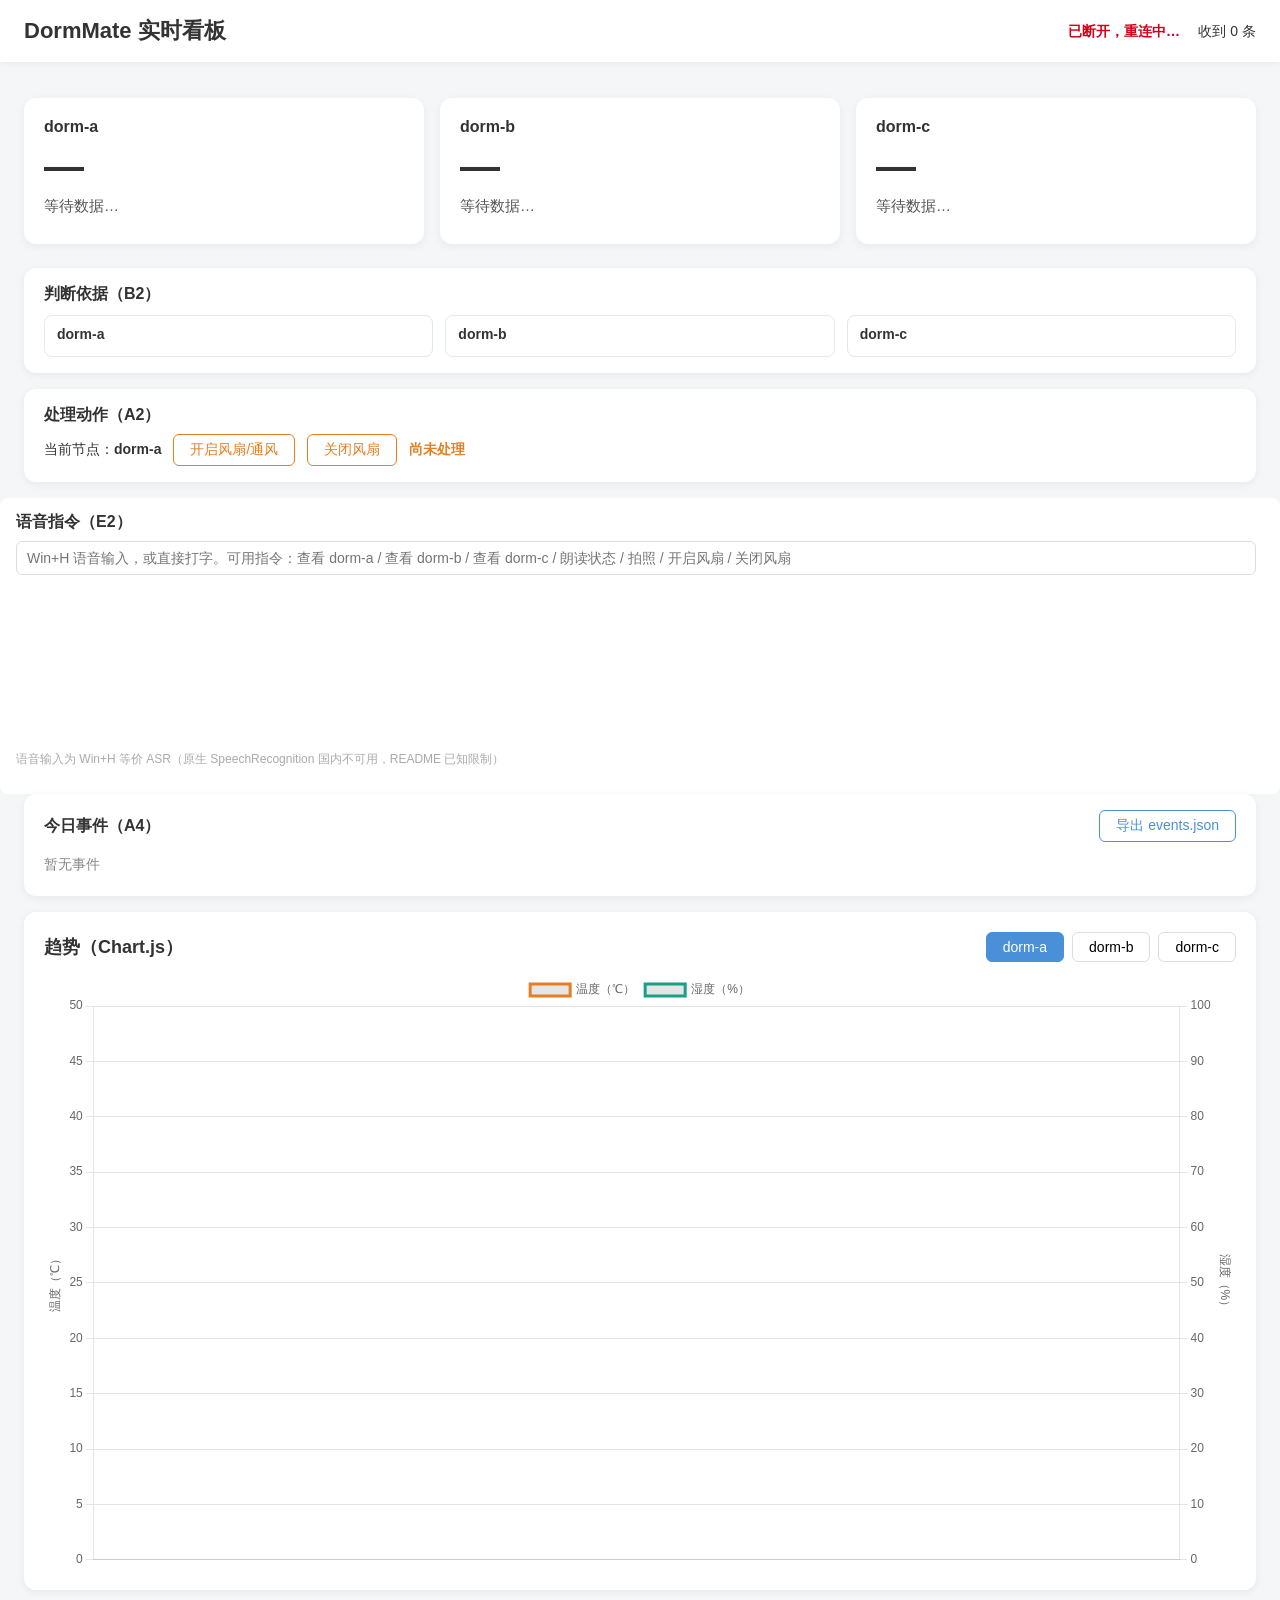
<file: dashboard/index.html>
<!DOCTYPE html>
<html lang="zh-CN">
<head>
  <meta charset="UTF-8">
  <meta name="viewport" content="width=device-width, initial-scale=1.0">
  <title>DormMate Dashboard（M5 实时看板）</title>
  <link rel="stylesheet" href="style.css">
</head>
<body>
  <header class="status-bar">
    <h1>DormMate 实时看板</h1>
    <div class="status-info">
      <span id="connStatus" class="conn offline">未连接</span>
      <span id="msgCount">收到 0 条</span>
      <span id="dropCount" class="drop" hidden>丢弃 0 条</span>
    </div>
  </header>

  <p id="warnBanner" class="warn" hidden></p>

  <!-- B1 当前总览 + B4 朗读提醒：总览程序成句（priority.js buildOverview）；
       TTS 只读当前提醒（B4 分工：语音适合短提醒，不长读数据） -->
  <div class="overview-wrap">
    <p id="overviewBar" class="overview" hidden></p>
    <button id="speakOverviewBtn" class="speak-btn" hidden>朗读提醒</button>
  </div>

  <!-- A1 优先关注横幅：程序根据三节点历史实时计算（priority.js computePriority），每条消息后自动刷新 -->
  <p id="priorityBanner" class="priority" hidden></p>

  <section class="cards" id="cards"><!-- 三节点卡片由 app.js 渲染 --></section>

  <!-- B2 判断依据：每节点三项指标（连续异常时长/异常次数/当前状态）各附数据来源，优先节点标注原因（程序计算） -->
  <section class="evidence-area">
    <h2>判断依据（B2）</h2>
    <div id="evidenceCards" class="evidence-cards"><!-- 依据卡片由 app.js 渲染 --></div>
  </section>

  <!-- A2 处理动作：对选中节点发布 actionState（dormmate/{nodeId}/action，SPEC §9 A2 / MASTER_PLAN §6.1）
       动作成为系统状态的一部分，不直接改 status（恢复由 A3 新数据触发） -->
  <section class="action-area">
    <h2>处理动作（A2）</h2>
    <div class="action-bar">
      <span>当前节点：<strong id="actionNode">dorm-a</strong></span>
      <button id="fanOnBtn">开启风扇/通风</button>
      <button id="fanOffBtn">关闭风扇</button>
      <span id="actionStateText" class="action-state">尚未处理</span>
    </div>
  </section>

  <!-- E2 语音命令条：Win+H 语音输入法识别文字打进输入框 -> Enter/失焦提交 -> 精确匹配指令（web/script.js 等价 ASR 同款模式）。
       指令：查看 dorm-x（切换操作对象）/ 朗读状态（TTS 读选中节点真实记录）/ 拍照（摄像头快照叠加节点时间状态、关联事件）/
       开启风扇 / 关闭风扇（复用 A2 publishAction）。dash 前缀 id 防与 web/script.js 绑定的 #voiceCommand 等冲突 -->
  <section class="voice-area">
    <h2>语音指令（E2）</h2>
    <div class="voice-bar">
      <input id="dashVoiceCommand" type="text"
             placeholder="Win+H 语音输入，或直接打字。可用指令：查看 dorm-a / 查看 dorm-b / 查看 dorm-c / 朗读状态 / 拍照 / 开启风扇 / 关闭风扇">
      <span id="dashCameraState" class="voice-camera-state"></span>
      <button id="dashCameraStopBtn" class="camera-stop" hidden>关闭摄像头</button>
    </div>
    <video id="dashCameraVideo" hidden autoplay playsinline muted></video>
    <p id="dashVoiceResult" class="voice-hint">语音输入为 Win+H 等价 ASR（原生 SpeechRecognition 国内不可用，README 已知限制）</p>
  </section>

  <!-- A4 今日事件：一次"发现→判断→处理→验证→恢复"的完整记录（程序组装），可导出 events.json 供 report.html 事件复盘 -->
  <section class="event-area">
    <div class="event-head">
      <h2>今日事件（A4）</h2>
      <button id="exportEventsBtn">导出 events.json</button>
    </div>
    <ul id="eventList"><li class="event-empty">暂无事件</li></ul>
  </section>

  <section class="chart-area">
    <div class="chart-head">
      <h2>趋势（Chart.js）</h2>
      <div class="tabs" id="tabs"><!-- 节点切换 tab 由 app.js 渲染 --></div>
    </div>
    <canvas id="trendChart"></canvas>
  </section>

  <!-- 规则复用：M1 同一实现（window.computeStatus / ADVICE / validateInputs），零重写（SPEC §6） -->
  <script src="../web/script.js"></script>
  <!-- MQTT WebSocket 客户端（mqtt.js）与图表（Chart.js）：本地 vendor 文件，防 CDN 网络不稳 -->
  <script src="vendor/mqtt.min.js"></script>
  <script src="vendor/chart.umd.min.js"></script>
  <!-- A1 优先关注纯函数（computeStreak / computePriority，零 DOM） -->
  <script src="priority.js"></script>
  <script src="app.js"></script>
</body>
</html>
</file>
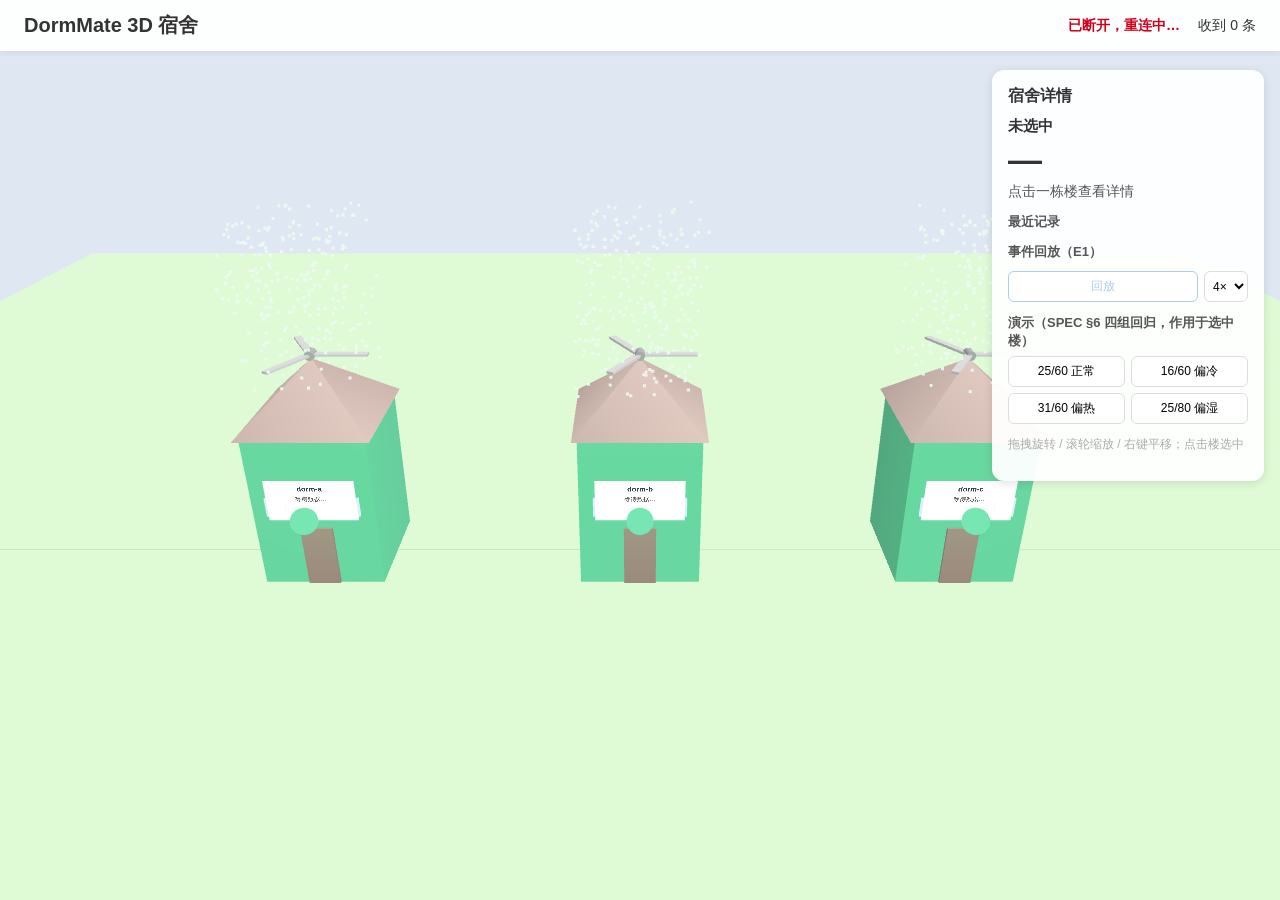
<file: three3d/index.html>
<!DOCTYPE html>
<html lang="zh-CN">
<head>
  <meta charset="UTF-8">
  <meta name="viewport" content="width=device-width, initial-scale=1.0">
  <title>DormMate 3D 宿舍（M6 Three.js）</title>
  <link rel="stylesheet" href="style.css">
</head>
<body>
  <header class="status-bar">
    <h1>DormMate 3D 宿舍</h1>
    <div class="status-info">
      <span id="connStatus" class="conn offline">未连接</span>
      <span id="msgCount">收到 0 条</span>
      <span id="dropCount" class="drop" hidden>丢弃 0 条</span>
    </div>
  </header>

  <p id="warnBanner" class="warn" hidden></p>

  <div id="canvasContainer"><!-- WebGL 画布由 app.js 挂载 --></div>

  <aside id="sidebar" class="sidebar">
    <h2>宿舍详情</h2>
    <div id="sideNodeId" class="side-node">未选中</div>
    <div id="sideStatus" class="side-status">—</div>
    <div id="sideMetrics" class="side-metrics">点击一栋楼查看详情</div>
    <div id="sideAdvice" class="side-advice"></div>
    <div id="sideAction" class="side-action"></div>
    <div id="sideEvent" class="side-event"></div>
    <div id="sideTime" class="side-time"></div>
    <h3>最近记录</h3>
    <ul id="sideHistory"></ul>
    <h3>事件回放（E1）</h3>
    <div id="replayBox" class="replay-box">
      <button id="replayBtn" disabled>回放</button>
      <select id="replaySpeed">
        <option value="1">1×</option>
        <option value="4" selected>4×</option>
        <option value="8">8×</option>
      </select>
    </div>
    <p id="replayInfo" class="replay-info"></p>
    <h3>演示（SPEC §6 四组回归，作用于选中楼）</h3>
    <div id="demoButtons" class="demo-buttons">
      <button data-temp="25" data-hum="60">25/60 正常</button>
      <button data-temp="16" data-hum="60">16/60 偏冷</button>
      <button data-temp="31" data-hum="60">31/60 偏热</button>
      <button data-temp="25" data-hum="80">25/80 偏湿</button>
    </div>
    <p class="hint">拖拽旋转 / 滚轮缩放 / 右键平移；点击楼选中</p>
  </aside>

  <!-- 规则复用：M1 同一实现（window.computeStatus / ADVICE / validateInputs），零重写（SPEC §6） -->
  <script src="../web/script.js"></script>
  <!-- Three.js r128 UMD 本地 vendor（防 CDN 网络不稳）；OrbitControls 依赖 THREE 全局 -->
  <script src="vendor/three.min.js"></script>
  <script src="vendor/OrbitControls.js"></script>
  <!-- MQTT WebSocket 客户端（mqtt.js，拷贝自 dashboard/vendor）：S4 接入实时数据流 -->
  <script src="vendor/mqtt.min.js"></script>
  <script src="app.js"></script>
</body>
</html>
</file>
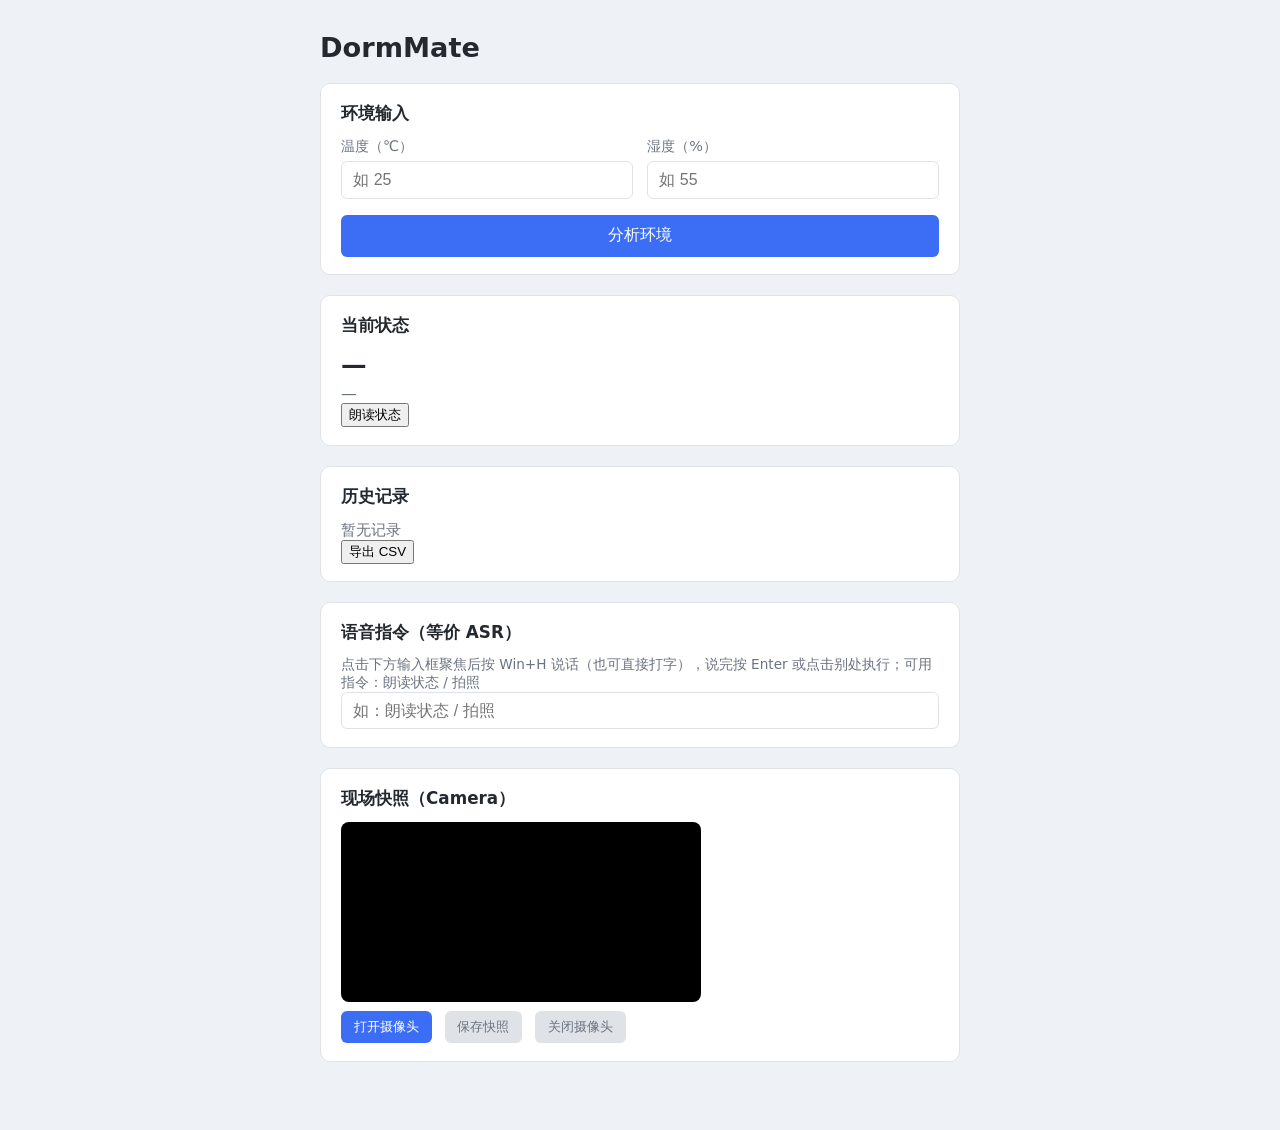
<file: web/index.html>
<!DOCTYPE html>
<html lang="zh-CN">
<head>
  <meta charset="UTF-8">
  <meta name="viewport" content="width=device-width, initial-scale=1.0">
  <title>DormMate</title>
  <link rel="stylesheet" href="style.css">
</head>
<body>
  <h1>DormMate</h1>

  <section class="input-area">
    <h2>环境输入</h2>
    <div class="input-fields">
      <div class="field">
        <label for="temperature">温度（℃）</label>
        <input type="text" id="temperature" inputmode="decimal" placeholder="如 25">
      </div>
      <div class="field">
        <label for="humidity">湿度（%）</label>
        <input type="text" id="humidity" inputmode="decimal" placeholder="如 55">
      </div>
    </div>
    <button id="analyzeBtn" type="button">分析环境</button>
  </section>

  <p id="errorMsg" class="error" hidden></p>

  <section class="result-area">
    <h2>当前状态</h2>
    <p id="statusText">—</p>
    <p id="adviceText">—</p>
    <button id="speakBtn" type="button">朗读状态</button>
    <p id="ttsMsg" class="hint" hidden></p>
  </section>

  <section class="history-area">
    <h2>历史记录</h2>
    <ul id="historyList"></ul>
    <button id="exportBtn" type="button">导出 CSV</button>
  </section>

  <section class="voice-area">
    <h2>语音指令（等价 ASR）</h2>
    <p class="hint">点击下方输入框聚焦后按 Win+H 说话（也可直接打字），说完按 Enter 或点击别处执行；可用指令：朗读状态 / 拍照</p>
    <input type="text" id="voiceCommand" placeholder="如：朗读状态 / 拍照" autocomplete="off">
    <p id="voiceResult" class="hint" hidden></p>
  </section>

  <section class="camera-area">
    <h2>现场快照（Camera）</h2>
    <video id="cameraVideo" autoplay playsinline muted></video>
    <div class="camera-buttons">
      <button id="startCameraBtn" type="button">打开摄像头</button>
      <button id="snapshotBtn" type="button">保存快照</button>
      <button id="stopCameraBtn" type="button">关闭摄像头</button>
    </div>
    <p id="cameraMsg" class="hint" hidden></p>
  </section>

  <script src="script.js"></script>
</body>
</html>
</file>
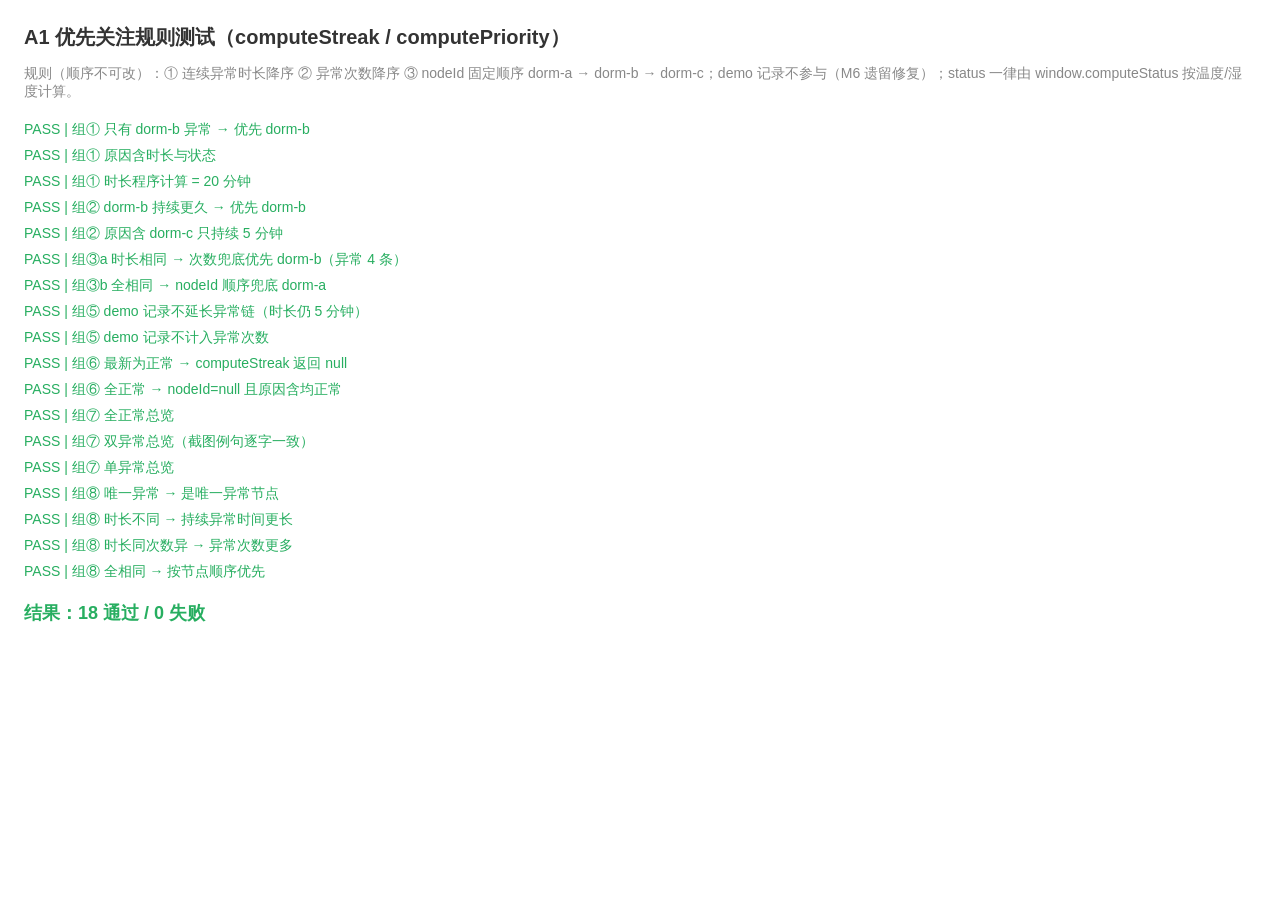
<file: dashboard/test-priority.html>
<!DOCTYPE html>
<html lang="zh-CN">
<head>
  <meta charset="UTF-8">
  <meta name="viewport" content="width=device-width, initial-scale=1.0">
  <title>DormMate A1 优先规则测试页（SPEC §9 A1 三组三节点数据）</title>
  <style>
    body { font-family: -apple-system, "PingFang SC", "Microsoft YaHei", sans-serif; margin: 24px; color: #333; }
    h1 { font-size: 20px; }
    .rule { color: #888; font-size: 14px; }
    ul { list-style: none; padding: 0; }
    li { padding: 4px 0; font-size: 14px; }
    .pass { color: #27ae60; }
    .fail { color: #d0021b; font-weight: bold; }
    #summary { margin-top: 12px; font-size: 18px; font-weight: bold; }
  </style>
</head>
<body>
  <h1>A1 优先关注规则测试（computeStreak / computePriority）</h1>
  <p class="rule">规则（顺序不可改）：① 连续异常时长降序 ② 异常次数降序 ③ nodeId 固定顺序 dorm-a → dorm-b → dorm-c；demo 记录不参与（M6 遗留修复）；status 一律由 window.computeStatus 按温度/湿度计算。</p>
  <ul id="results"></ul>
  <div id="summary"></div>

  <!-- 规则复用：M1 同一实现（SPEC §6）；A1 纯函数（本目录 priority.js，零 DOM） -->
  <script src="../web/script.js"></script>
  <script src="priority.js"></script>
  <script>
    var resultsEl = document.getElementById("results");
    var summaryEl = document.getElementById("summary");
    var passCount = 0;
    var failCount = 0;

    function check(name, cond, extra) {
      var li = document.createElement("li");
      if (cond) {
        passCount++;
        li.className = "pass";
        li.textContent = "PASS | " + name;
      } else {
        failCount++;
        li.className = "fail";
        li.textContent = "FAIL | " + name + (extra ? "（实际：" + extra + "）" : "");
      }
      resultsEl.appendChild(li);
      return cond;
    }

    // 构造记录：status 由同一规则计算（不手填）
    function rec(nodeId, hhmmss, temp, hum, demo) {
      var r = {
        nodeId: nodeId, temperature: temp, humidity: hum,
        status: window.computeStatus(temp, hum),
        time: "2026-09-28 " + hhmmss, action: ""
      };
      if (demo) { r.demo = true; }
      return r;
    }
    function norm(nodeId, times) { return times.map(function (t) { return rec(nodeId, t, 25, 60); }); }
    function nodesWith(histories) {
      return {
        "dorm-a": { history: histories[0] || [] },
        "dorm-b": { history: histories[1] || [] },
        "dorm-c": { history: histories[2] || [] }
      };
    }
    function hot(nodeId, times) { return times.map(function (t) { return rec(nodeId, t, 31, 60); }); }
    function wet(nodeId, times) { return times.map(function (t) { return rec(nodeId, t, 25, 80); }); }
    function cold(nodeId, times) { return times.map(function (t) { return rec(nodeId, t, 16, 60); }); }

    // ---- 组 ①：只有 dorm-b 异常（偏热 20 分钟）----
    (function () {
      var nodes = nodesWith([
        norm("dorm-a", ["20:20:00", "20:25:00", "20:30:00"]),
        hot("dorm-b", ["20:10:00", "20:15:00", "20:20:00", "20:25:00", "20:30:00"]),
        norm("dorm-c", ["20:20:00", "20:25:00", "20:30:00"])
      ]);
      var r = window.computePriority(nodes);
      check("组① 只有 dorm-b 异常 → 优先 dorm-b", r.nodeId === "dorm-b", r.nodeId + " | " + r.reason);
      check("组① 原因含时长与状态", r.reason.indexOf("偏热") >= 0 && r.reason.indexOf("20 分钟") >= 0, r.reason);
      check("组① 时长程序计算 = 20 分钟", window.computeStreak(nodes["dorm-b"].history).durationMinutes === 20,
        window.computeStreak(nodes["dorm-b"].history).durationMinutes);
    })();

    // ---- 组 ②：dorm-b 偏热 20 分钟、dorm-c 偏湿 5 分钟 → dorm-b----
    (function () {
      var nodes = nodesWith([
        norm("dorm-a", ["20:20:00", "20:25:00", "20:30:00"]),
        hot("dorm-b", ["20:10:00", "20:15:00", "20:20:00", "20:25:00", "20:30:00"]),
        wet("dorm-c", ["20:25:00", "20:30:00"])
      ]);
      var r = window.computePriority(nodes);
      check("组② dorm-b 持续更久 → 优先 dorm-b", r.nodeId === "dorm-b", r.nodeId + " | " + r.reason);
      check("组② 原因含 dorm-c 只持续 5 分钟", r.reason.indexOf("dorm-c 虽然偏湿") >= 0 && r.reason.indexOf("5 分钟") >= 0, r.reason);
    })();

    // ---- 组 ③a：三节点都异常、时长相同（5 分钟）→ 次数兜底（dorm-b 历史异常更多）----
    (function () {
      var nodes = nodesWith([
        cold("dorm-a", ["20:00:00"]).concat(norm("dorm-a", ["20:05:00"]), cold("dorm-a", ["20:25:00", "20:30:00"])),
        hot("dorm-b", ["19:58:00", "20:00:00"]).concat(norm("dorm-b", ["20:05:00"]), hot("dorm-b", ["20:25:00", "20:30:00"])),
        wet("dorm-c", ["20:00:00"]).concat(norm("dorm-c", ["20:05:00"]), wet("dorm-c", ["20:25:00", "20:30:00"]))
      ]);
      var r = window.computePriority(nodes);
      check("组③a 时长相同 → 次数兜底优先 dorm-b（异常 4 条）", r.nodeId === "dorm-b", r.nodeId + " | " + r.reason);
    })();

    // ---- 组 ③b：三节点都异常、时长/次数全相同 → nodeId 顺序兜底 dorm-a----
    (function () {
      function same(nodeId, maker) {
        return maker(nodeId, ["20:00:00"]).concat(norm(nodeId, ["20:05:00"]), maker(nodeId, ["20:25:00", "20:30:00"]));
      }
      var nodes = nodesWith([
        same("dorm-a", cold), same("dorm-b", hot), same("dorm-c", wet)
      ]);
      var r = window.computePriority(nodes);
      check("组③b 全相同 → nodeId 顺序兜底 dorm-a", r.nodeId === "dorm-a", r.nodeId + " | " + r.reason);
    })();

    // ---- 组 ⑤（M6 遗留修复）：demo 记录不参与 A1 计算----
    (function () {
      var nodes = nodesWith([
        norm("dorm-a", ["20:25:00", "20:30:00"]),
        hot("dorm-b", ["20:25:00", "20:30:00"]).concat(rec("dorm-b", "20:31:00", 31, 60, true), rec("dorm-b", "20:32:00", 31, 60, true)),
        norm("dorm-c", ["20:25:00", "20:30:00"])
      ]);
      var streak = window.computeStreak(nodes["dorm-b"].history);
      check("组⑤ demo 记录不延长异常链（时长仍 5 分钟）", streak.durationMinutes === 5, streak.durationMinutes);
      check("组⑤ demo 记录不计入异常次数", streak.abnormalCount === 2, streak.abnormalCount);
    })();

    // ---- 组 ⑥：最新一条为正常 → streak 为 null；全正常 → 无优先对象----
    (function () {
      var nodes = nodesWith([
        norm("dorm-a", ["20:25:00", "20:30:00"]),
        hot("dorm-b", ["20:10:00"]).concat(norm("dorm-b", ["20:30:00"])),
        norm("dorm-c", ["20:25:00", "20:30:00"])
      ]);
      check("组⑥ 最新为正常 → computeStreak 返回 null", window.computeStreak(nodes["dorm-b"].history) === null,
        JSON.stringify(window.computeStreak(nodes["dorm-b"].history)));
      var allNormal = nodesWith([
        norm("dorm-a", ["20:30:00"]), norm("dorm-b", ["20:30:00"]), norm("dorm-c", ["20:30:00"])
      ]);
      var r = window.computePriority(allNormal);
      check("组⑥ 全正常 → nodeId=null 且原因含均正常", r.nodeId === null && r.reason.indexOf("均正常") >= 0, r.reason);
    })();

    // ---- 组 ⑦（B1）：当前总览模板（程序拼接，禁写死，截图 52 例句口径）----
    (function () {
      var allNormal = nodesWith([
        norm("dorm-a", ["20:30:00"]), norm("dorm-b", ["20:30:00"]), norm("dorm-c", ["20:30:00"])
      ]);
      var t1 = window.buildOverview(allNormal);
      check("组⑦ 全正常总览", t1 === "当前 3 个宿舍中，3 个正常，0 个需要关注。", t1);
      var mixed = nodesWith([
        norm("dorm-a", ["20:20:00", "20:25:00", "20:30:00"]),
        hot("dorm-b", ["20:10:00", "20:15:00", "20:20:00", "20:25:00", "20:30:00"]),
        wet("dorm-c", ["20:25:00", "20:30:00"])
      ]);
      var t2 = window.buildOverview(mixed);
      check("组⑦ 双异常总览（截图例句逐字一致）",
        t2 === "当前 3 个宿舍中，1 个正常，2 个需要关注；dorm-b 持续异常时间更长，是当前重点，dorm-c 出现偏湿。", t2);
      var single = nodesWith([
        norm("dorm-a", ["20:30:00"]), hot("dorm-b", ["20:25:00", "20:30:00"]), norm("dorm-c", ["20:30:00"])
      ]);
      var t3 = window.buildOverview(single);
      check("组⑦ 单异常总览", t3.indexOf("2 个正常，1 个需要关注") >= 0 && t3.indexOf("dorm-b 出现偏热，是当前重点") >= 0, t3);
    })();

    // ---- 组 ⑧（B2）：依据短语（computeWinnerPhrase，与总览/依据卡片同源）----
    (function () {
      function same3(nodeId, maker) {
        return maker(nodeId, ["20:00:00"]).concat(norm(nodeId, ["20:05:00"]), maker(nodeId, ["20:25:00", "20:30:00"]));
      }
      var g1 = nodesWith([
        norm("dorm-a", ["20:20:00", "20:25:00", "20:30:00"]),
        hot("dorm-b", ["20:10:00", "20:15:00", "20:20:00", "20:25:00", "20:30:00"]),
        norm("dorm-c", ["20:20:00", "20:25:00", "20:30:00"])
      ]);
      check("组⑧ 唯一异常 → 是唯一异常节点", window.computeWinnerPhrase(g1).phrase === "是唯一异常节点",
        window.computeWinnerPhrase(g1).phrase);
      var g2 = nodesWith([
        norm("dorm-a", ["20:20:00", "20:25:00", "20:30:00"]),
        hot("dorm-b", ["20:10:00", "20:15:00", "20:20:00", "20:25:00", "20:30:00"]),
        wet("dorm-c", ["20:25:00", "20:30:00"])
      ]);
      check("组⑧ 时长不同 → 持续异常时间更长", window.computeWinnerPhrase(g2).phrase === "持续异常时间更长",
        window.computeWinnerPhrase(g2).phrase);
      var g3 = nodesWith([
        cold("dorm-a", ["20:00:00"]).concat(norm("dorm-a", ["20:05:00"]), cold("dorm-a", ["20:25:00", "20:30:00"])),
        hot("dorm-b", ["19:58:00", "20:00:00"]).concat(norm("dorm-b", ["20:05:00"]), hot("dorm-b", ["20:25:00", "20:30:00"])),
        wet("dorm-c", ["20:00:00"]).concat(norm("dorm-c", ["20:05:00"]), wet("dorm-c", ["20:25:00", "20:30:00"]))
      ]);
      check("组⑧ 时长同次数异 → 异常次数更多", window.computeWinnerPhrase(g3).phrase === "异常次数更多",
        window.computeWinnerPhrase(g3).phrase);
      var g4 = nodesWith([
        same3("dorm-a", cold), same3("dorm-b", hot), same3("dorm-c", wet)
      ]);
      check("组⑧ 全相同 → 按节点顺序优先", window.computeWinnerPhrase(g4).phrase === "按节点顺序优先",
        window.computeWinnerPhrase(g4).phrase);
    })();

    summaryEl.textContent = "结果：" + passCount + " 通过 / " + failCount + " 失败";
    summaryEl.className = failCount === 0 ? "pass" : "fail";
  </script>
</body>
</html>
</file>
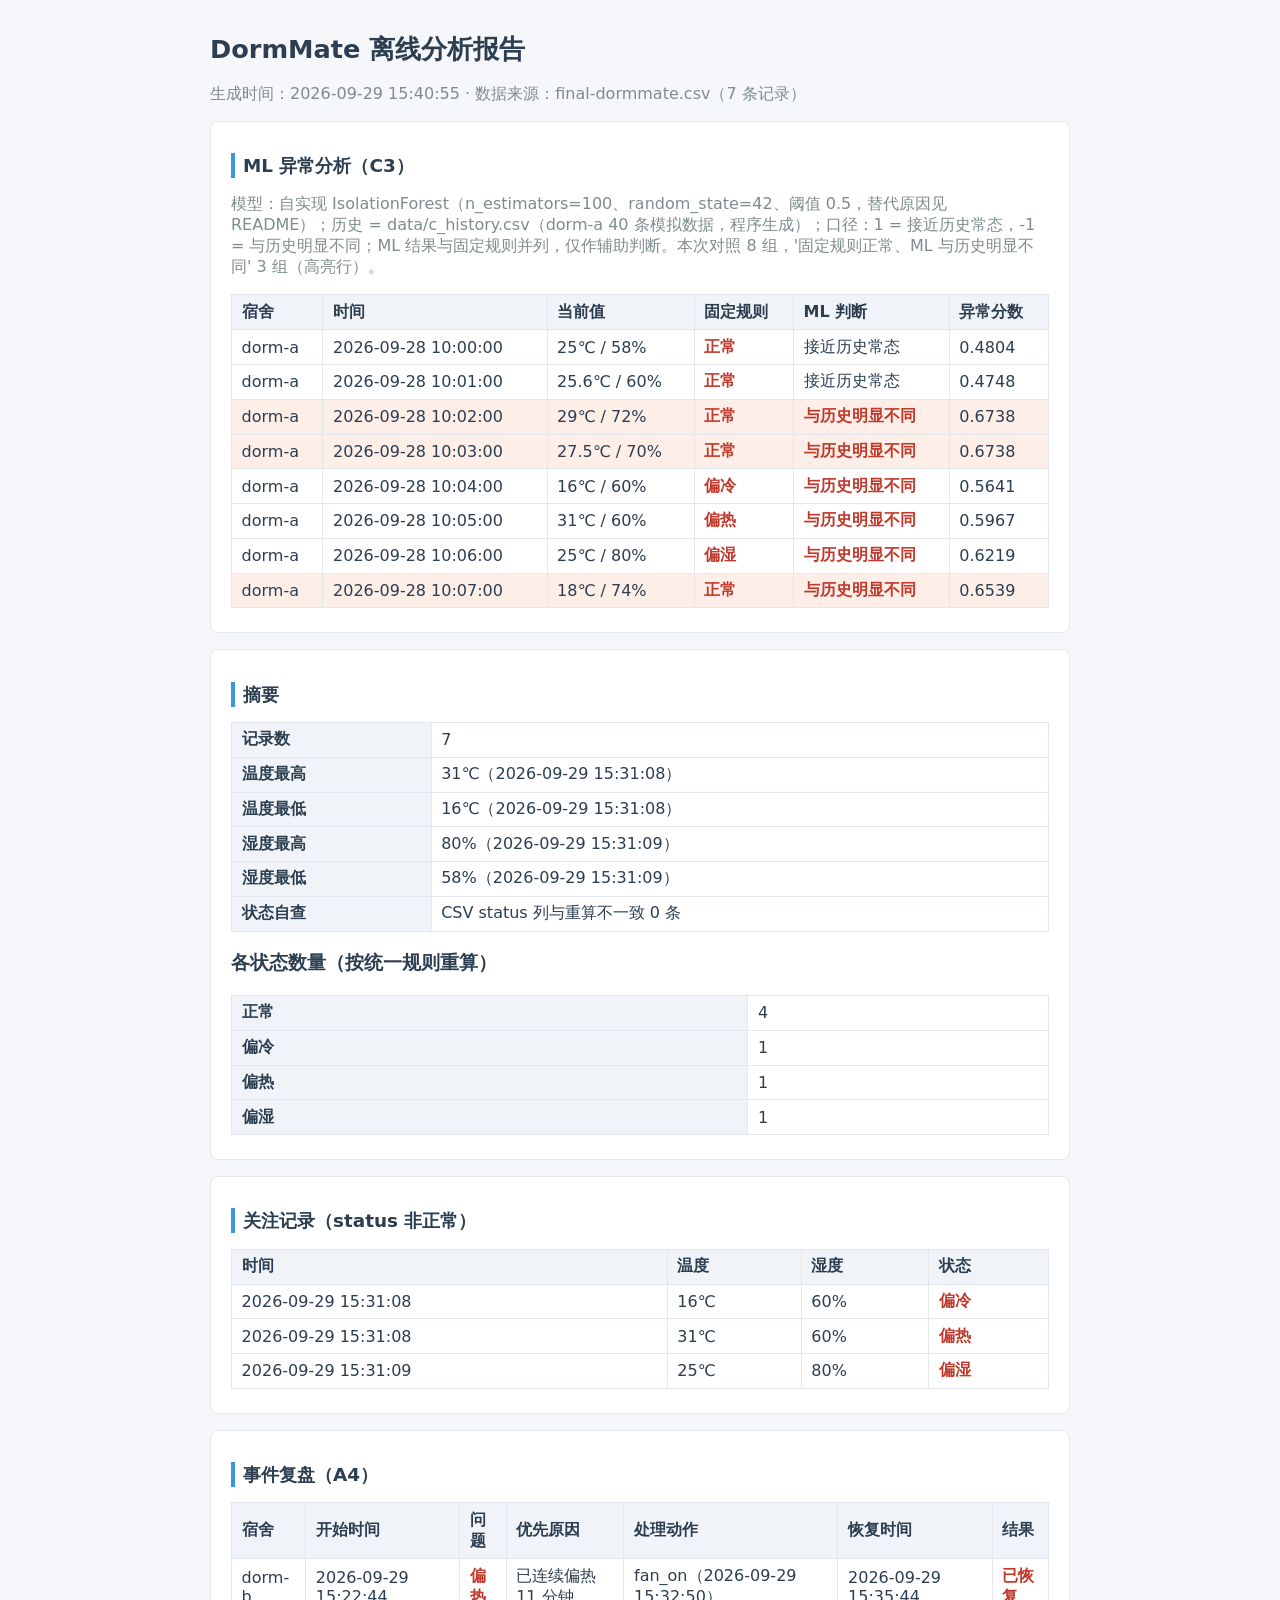
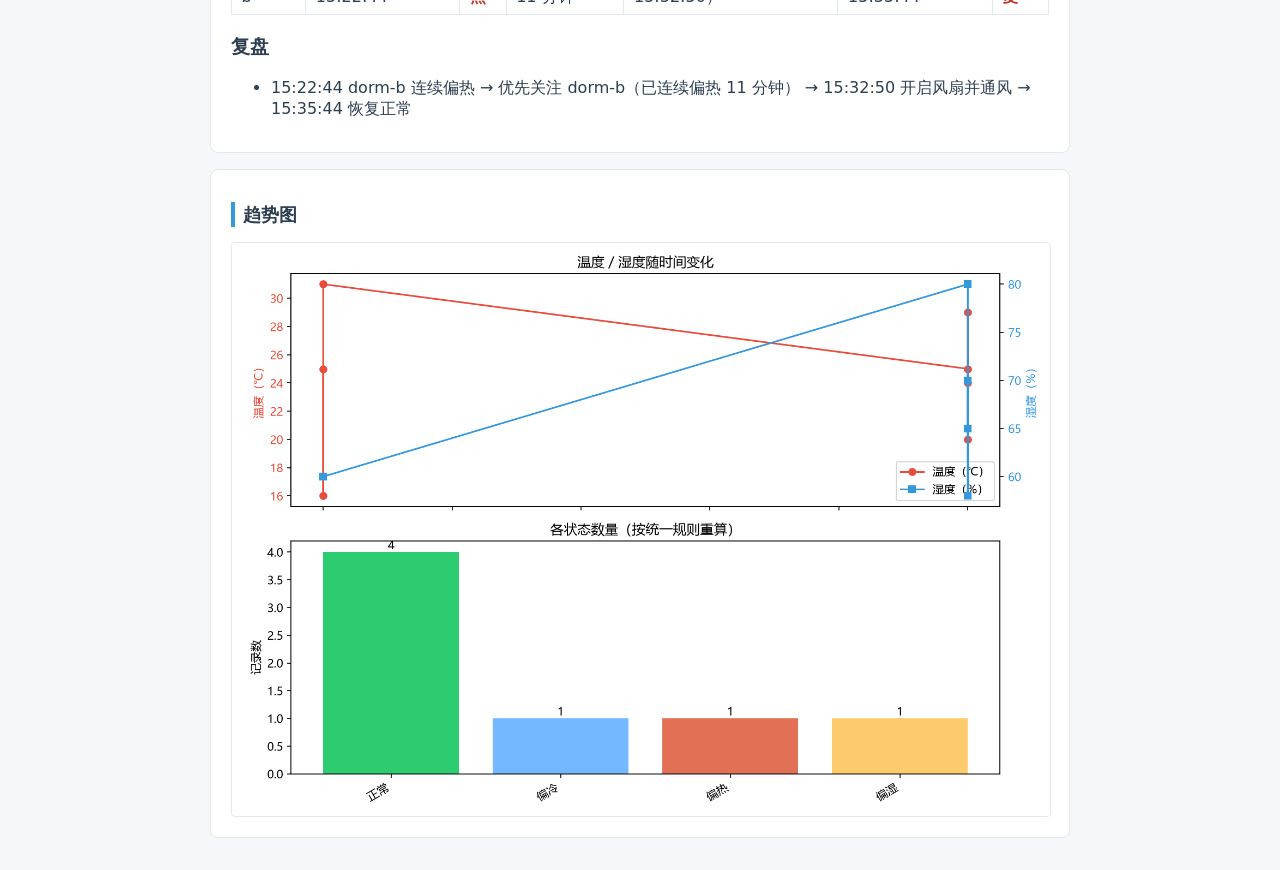
<file: data/report.html>
<!DOCTYPE html>
<html lang="zh-CN">
<head>
<meta charset="UTF-8">
<meta name="viewport" content="width=device-width, initial-scale=1.0">
<title>DormMate 离线分析报告</title>
<style>
body { font-family: "Microsoft YaHei", system-ui, sans-serif; margin: 2rem auto; max-width: 860px; color: #2c3e50; background: #f5f7fa; }
h1 { font-size: 1.6rem; }
h2 { font-size: 1.15rem; border-left: 4px solid #3498db; padding-left: .5rem; }
section { background: #fff; border: 1px solid #e3e8ee; border-radius: 8px; padding: 1rem 1.25rem; margin: 1rem 0; }
table { border-collapse: collapse; width: 100%; margin: .5rem 0; }
th, td { border: 1px solid #e3e8ee; padding: .4rem .6rem; text-align: left; }
th { background: #f0f4f8; }
.meta { color: #7f8c8d; }
td.status { font-weight: bold; color: #c0392b; }
.ml-diff td { background: #fdeee8; }
.ml-away { color: #c0392b; font-weight: bold; }
img { max-width: 100%; border: 1px solid #e3e8ee; border-radius: 4px; }
</style>
</head>
<body>
<h1>DormMate 离线分析报告</h1>
<p class="meta">生成时间：2026-09-29 15:40:55 · 数据来源：final-dormmate.csv（7 条记录）</p>
<!-- C3 扩展点：IsolationForest 结果接回此 section（勿删本注释） -->
<section>
<h2>ML 异常分析（C3）</h2>
<p class='meta'>模型：自实现 IsolationForest（n_estimators=100、random_state=42、阈值 0.5，替代原因见 README）；历史 = data/c_history.csv（dorm-a 40 条模拟数据，程序生成）；口径：1 = 接近历史常态，-1 = 与历史明显不同；ML 结果与固定规则并列，仅作辅助判断。本次对照 8 组，'固定规则正常、ML 与历史明显不同' 3 组（高亮行）。</p><table><tr><th>宿舍</th><th>时间</th><th>当前值</th><th>固定规则</th><th>ML 判断</th><th>异常分数</th></tr><tr><td>dorm-a</td><td>2026-09-28 10:00:00</td><td>25℃ / 58%</td><td class='status'>正常</td><td>接近历史常态</td><td>0.4804</td></tr><tr><td>dorm-a</td><td>2026-09-28 10:01:00</td><td>25.6℃ / 60%</td><td class='status'>正常</td><td>接近历史常态</td><td>0.4748</td></tr><tr class='ml-diff'><td>dorm-a</td><td>2026-09-28 10:02:00</td><td>29℃ / 72%</td><td class='status'>正常</td><td class='ml-away'>与历史明显不同</td><td>0.6738</td></tr><tr class='ml-diff'><td>dorm-a</td><td>2026-09-28 10:03:00</td><td>27.5℃ / 70%</td><td class='status'>正常</td><td class='ml-away'>与历史明显不同</td><td>0.6738</td></tr><tr><td>dorm-a</td><td>2026-09-28 10:04:00</td><td>16℃ / 60%</td><td class='status'>偏冷</td><td class='ml-away'>与历史明显不同</td><td>0.5641</td></tr><tr><td>dorm-a</td><td>2026-09-28 10:05:00</td><td>31℃ / 60%</td><td class='status'>偏热</td><td class='ml-away'>与历史明显不同</td><td>0.5967</td></tr><tr><td>dorm-a</td><td>2026-09-28 10:06:00</td><td>25℃ / 80%</td><td class='status'>偏湿</td><td class='ml-away'>与历史明显不同</td><td>0.6219</td></tr><tr class='ml-diff'><td>dorm-a</td><td>2026-09-28 10:07:00</td><td>18℃ / 74%</td><td class='status'>正常</td><td class='ml-away'>与历史明显不同</td><td>0.6539</td></tr></table>
</section>
<section>
<h2>摘要</h2>
<table><tr><th>记录数</th><td>7</td></tr><tr><th>温度最高</th><td>31℃（2026-09-29 15:31:08）</td></tr><tr><th>温度最低</th><td>16℃（2026-09-29 15:31:08）</td></tr><tr><th>湿度最高</th><td>80%（2026-09-29 15:31:09）</td></tr><tr><th>湿度最低</th><td>58%（2026-09-29 15:31:09）</td></tr><tr><th>状态自查</th><td>CSV status 列与重算不一致 0 条</td></tr></table>
<h3>各状态数量（按统一规则重算）</h3>
<table><tr><th>正常</th><td>4</td></tr><tr><th>偏冷</th><td>1</td></tr><tr><th>偏热</th><td>1</td></tr><tr><th>偏湿</th><td>1</td></tr></table>
</section>
<section>
<h2>关注记录（status 非正常）</h2>
<table><tr><th>时间</th><th>温度</th><th>湿度</th><th>状态</th></tr><tr><td>2026-09-29 15:31:08</td><td>16℃</td><td>60%</td><td class='status'>偏冷</td></tr><tr><td>2026-09-29 15:31:08</td><td>31℃</td><td>60%</td><td class='status'>偏热</td></tr><tr><td>2026-09-29 15:31:09</td><td>25℃</td><td>80%</td><td class='status'>偏湿</td></tr></table>
</section>
<section>
<h2>事件复盘（A4）</h2>
<table><tr><th>宿舍</th><th>开始时间</th><th>问题</th><th>优先原因</th><th>处理动作</th><th>恢复时间</th><th>结果</th></tr><tr><td>dorm-b</td><td>2026-09-29 15:22:44</td><td class='status'>偏热</td><td>已连续偏热 11 分钟</td><td>fan_on（2026-09-29 15:32:50）</td><td>2026-09-29 15:35:44</td><td class='status'>已恢复</td></tr></table><h3>复盘</h3><ul><li>15:22:44 dorm-b 连续偏热 → 优先关注 dorm-b（已连续偏热 11 分钟） → 15:32:50 开启风扇并通风 → 15:35:44 恢复正常</li></ul>
</section>
<section>
<h2>趋势图</h2>
<img src="trend.png" alt="温度 / 湿度随时间趋势图">
</section>
</body>
</html>
</file>
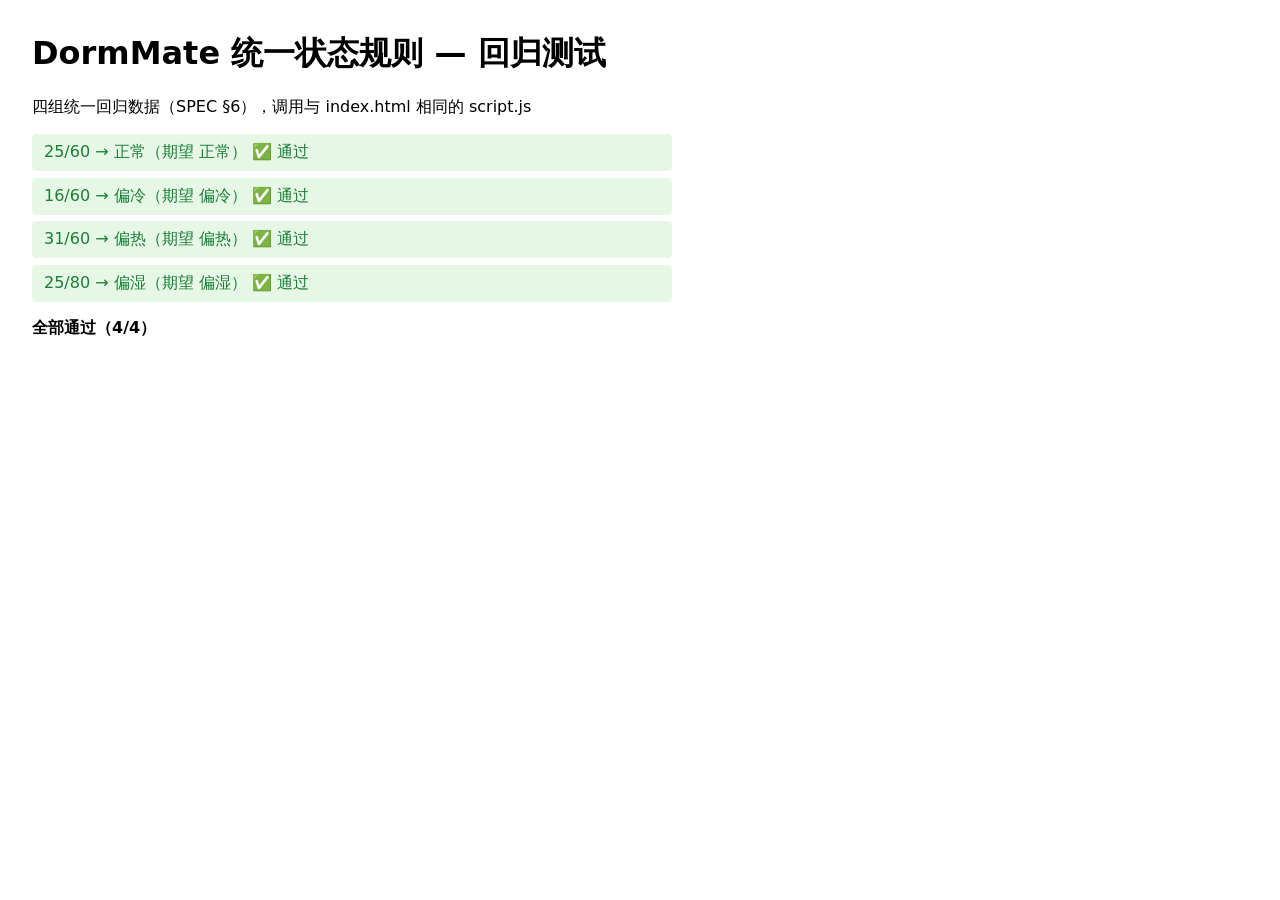
<file: web/test.html>
<!DOCTYPE html>
<html lang="zh-CN">
<head>
  <meta charset="UTF-8">
  <meta name="viewport" content="width=device-width, initial-scale=1.0">
  <title>DormMate 回归测试</title>
  <style>
    body {
      font-family: system-ui, sans-serif;
      margin: 2rem;
      max-width: 640px;
    }
    ul { list-style: none; padding: 0; }
    li {
      margin: 0.4rem 0;
      padding: 0.5rem 0.75rem;
      border-radius: 4px;
    }
    .pass { background: #e6f7e6; color: #1a7f37; }
    .fail { background: #fde8e8; color: #c0392b; }
    #summary { font-weight: bold; }
  </style>
</head>
<body>
  <h1>DormMate 统一状态规则 — 回归测试</h1>
  <p>四组统一回归数据（SPEC §6），调用与 index.html 相同的 script.js</p>
  <ul id="results"></ul>
  <p id="summary"></p>

  <script src="script.js"></script>
  <script>
    // SPEC §6 四组回归测试数据（不可改）
    const CASES = [
      { temperature: 25, humidity: 60, expected: "正常" },
      { temperature: 16, humidity: 60, expected: "偏冷" },
      { temperature: 31, humidity: 60, expected: "偏热" },
      { temperature: 25, humidity: 80, expected: "偏湿" }
    ];

    const list = document.getElementById("results");
    let passed = 0;
    CASES.forEach(function (c) {
      const actual = computeStatus(c.temperature, c.humidity);
      const ok = actual === c.expected;
      if (ok) passed++;
      const li = document.createElement("li");
      li.className = ok ? "pass" : "fail";
      li.textContent = c.temperature + "/" + c.humidity + " → " + actual +
        "（期望 " + c.expected + "）" + (ok ? " ✅ 通过" : " ❌ 失败");
      list.appendChild(li);
    });

    document.getElementById("summary").textContent =
      passed === CASES.length ? "全部通过（" + passed + "/" + CASES.length + "）"
                              : "存在失败（" + passed + "/" + CASES.length + "）";
  </script>
</body>
</html>
</file>
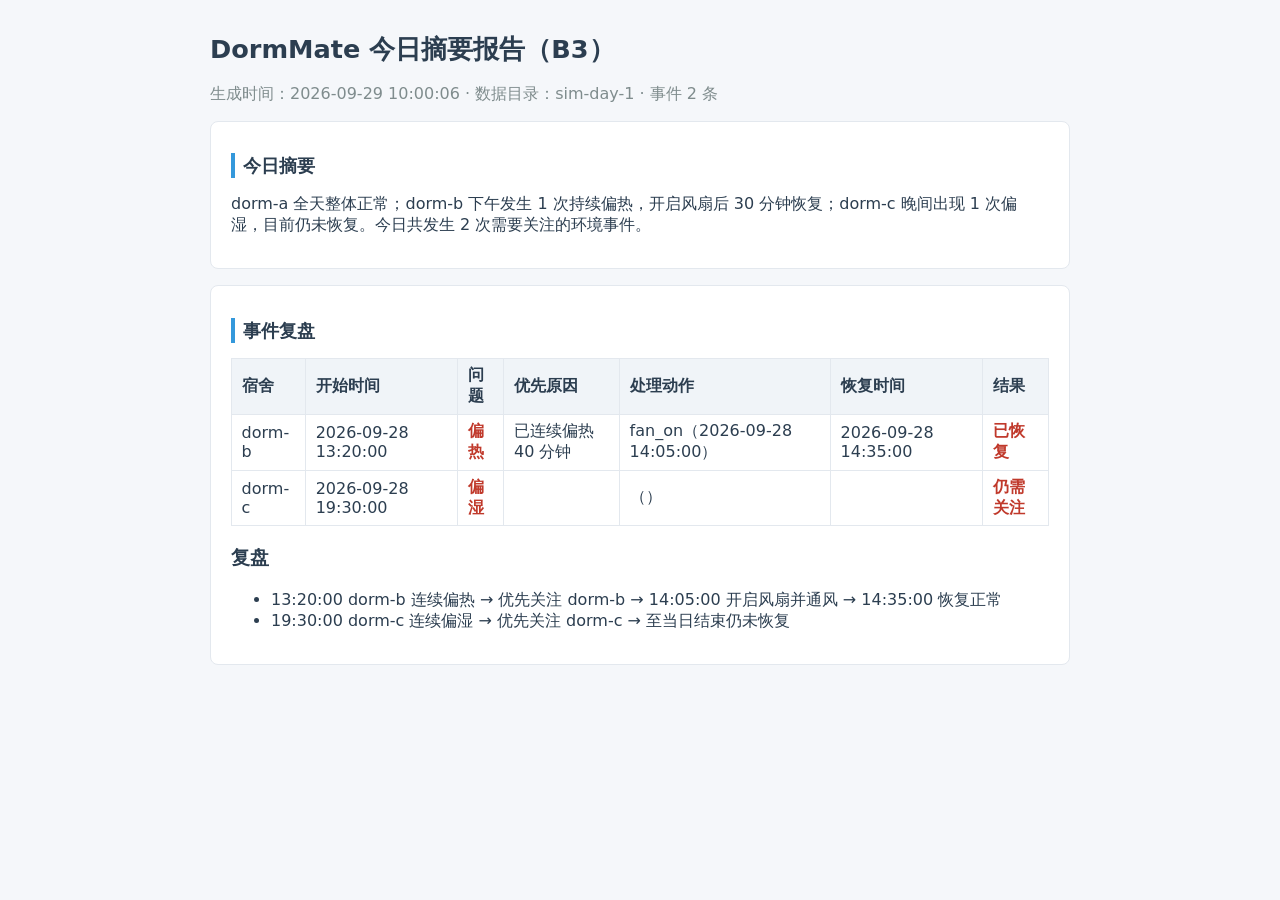
<file: data/sim-day-1/report.html>
<!DOCTYPE html>
<html lang="zh-CN">
<head>
<meta charset="UTF-8">
<meta name="viewport" content="width=device-width, initial-scale=1.0">
<title>DormMate 今日摘要报告（B3）</title>
<style>
body { font-family: "Microsoft YaHei", system-ui, sans-serif; margin: 2rem auto; max-width: 860px; color: #2c3e50; background: #f5f7fa; }
h1 { font-size: 1.6rem; }
h2 { font-size: 1.15rem; border-left: 4px solid #3498db; padding-left: .5rem; }
section { background: #fff; border: 1px solid #e3e8ee; border-radius: 8px; padding: 1rem 1.25rem; margin: 1rem 0; }
table { border-collapse: collapse; width: 100%; margin: .5rem 0; }
th, td { border: 1px solid #e3e8ee; padding: .4rem .6rem; text-align: left; }
th { background: #f0f4f8; }
.meta { color: #7f8c8d; }
td.status { font-weight: bold; color: #c0392b; }
</style>
</head>
<body>
<h1>DormMate 今日摘要报告（B3）</h1>
<p class="meta">生成时间：2026-09-29 10:00:06 · 数据目录：sim-day-1 · 事件 2 条</p>
<section>
<h2>今日摘要</h2>
<p>dorm-a 全天整体正常；dorm-b 下午发生 1 次持续偏热，开启风扇后 30 分钟恢复；dorm-c 晚间出现 1 次偏湿，目前仍未恢复。今日共发生 2 次需要关注的环境事件。</p>
</section>
<section>
<h2>事件复盘</h2>
<table><tr><th>宿舍</th><th>开始时间</th><th>问题</th><th>优先原因</th><th>处理动作</th><th>恢复时间</th><th>结果</th></tr><tr><td>dorm-b</td><td>2026-09-28 13:20:00</td><td class='status'>偏热</td><td>已连续偏热 40 分钟</td><td>fan_on（2026-09-28 14:05:00）</td><td>2026-09-28 14:35:00</td><td class='status'>已恢复</td></tr><tr><td>dorm-c</td><td>2026-09-28 19:30:00</td><td class='status'>偏湿</td><td></td><td>（）</td><td></td><td class='status'>仍需关注</td></tr></table><h3>复盘</h3><ul><li>13:20:00 dorm-b 连续偏热 → 优先关注 dorm-b → 14:05:00 开启风扇并通风 → 14:35:00 恢复正常</li><li>19:30:00 dorm-c 连续偏湿 → 优先关注 dorm-c → 至当日结束仍未恢复</li></ul>
</section>
</body>
</html>
</file>
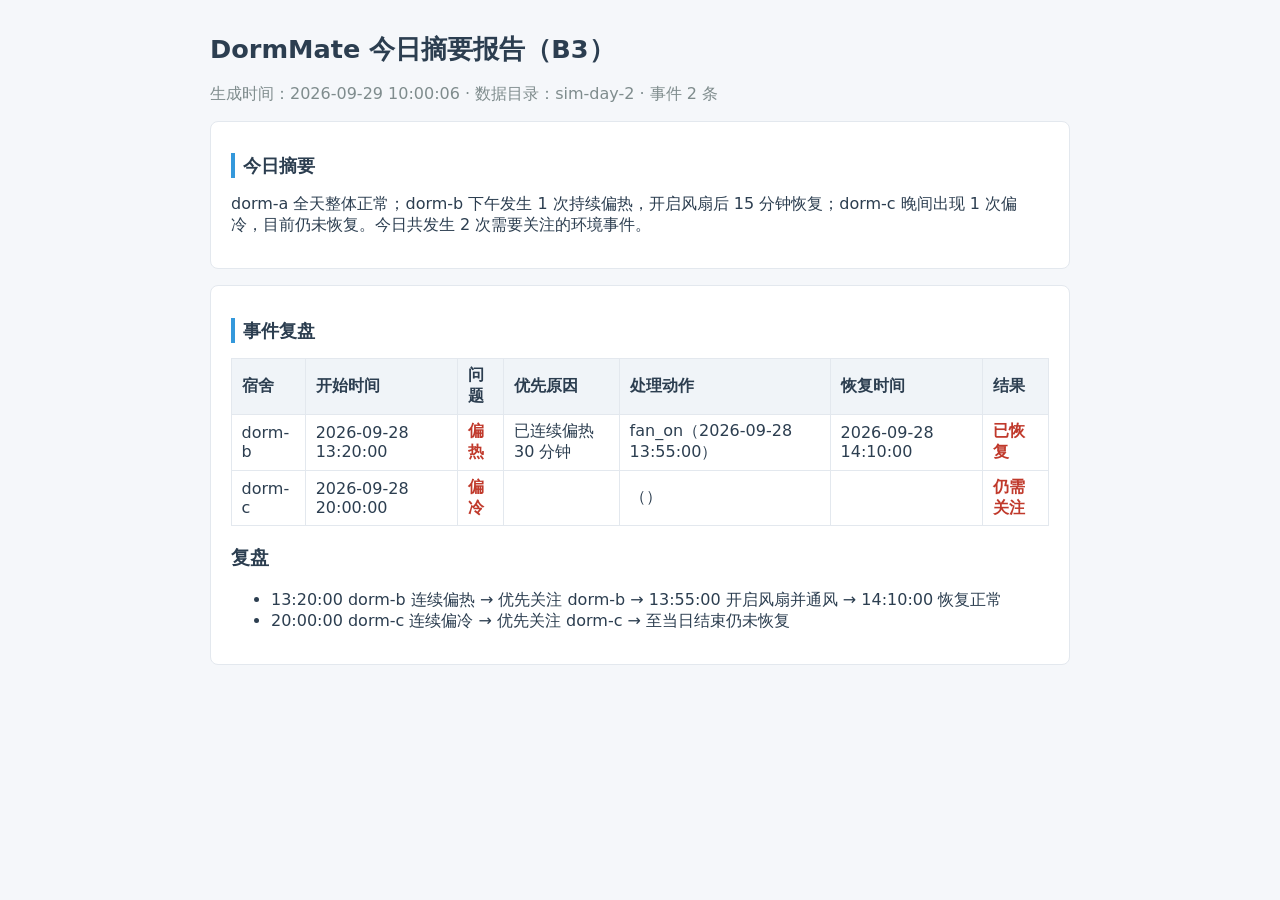
<file: data/sim-day-2/report.html>
<!DOCTYPE html>
<html lang="zh-CN">
<head>
<meta charset="UTF-8">
<meta name="viewport" content="width=device-width, initial-scale=1.0">
<title>DormMate 今日摘要报告（B3）</title>
<style>
body { font-family: "Microsoft YaHei", system-ui, sans-serif; margin: 2rem auto; max-width: 860px; color: #2c3e50; background: #f5f7fa; }
h1 { font-size: 1.6rem; }
h2 { font-size: 1.15rem; border-left: 4px solid #3498db; padding-left: .5rem; }
section { background: #fff; border: 1px solid #e3e8ee; border-radius: 8px; padding: 1rem 1.25rem; margin: 1rem 0; }
table { border-collapse: collapse; width: 100%; margin: .5rem 0; }
th, td { border: 1px solid #e3e8ee; padding: .4rem .6rem; text-align: left; }
th { background: #f0f4f8; }
.meta { color: #7f8c8d; }
td.status { font-weight: bold; color: #c0392b; }
</style>
</head>
<body>
<h1>DormMate 今日摘要报告（B3）</h1>
<p class="meta">生成时间：2026-09-29 10:00:06 · 数据目录：sim-day-2 · 事件 2 条</p>
<section>
<h2>今日摘要</h2>
<p>dorm-a 全天整体正常；dorm-b 下午发生 1 次持续偏热，开启风扇后 15 分钟恢复；dorm-c 晚间出现 1 次偏冷，目前仍未恢复。今日共发生 2 次需要关注的环境事件。</p>
</section>
<section>
<h2>事件复盘</h2>
<table><tr><th>宿舍</th><th>开始时间</th><th>问题</th><th>优先原因</th><th>处理动作</th><th>恢复时间</th><th>结果</th></tr><tr><td>dorm-b</td><td>2026-09-28 13:20:00</td><td class='status'>偏热</td><td>已连续偏热 30 分钟</td><td>fan_on（2026-09-28 13:55:00）</td><td>2026-09-28 14:10:00</td><td class='status'>已恢复</td></tr><tr><td>dorm-c</td><td>2026-09-28 20:00:00</td><td class='status'>偏冷</td><td></td><td>（）</td><td></td><td class='status'>仍需关注</td></tr></table><h3>复盘</h3><ul><li>13:20:00 dorm-b 连续偏热 → 优先关注 dorm-b → 13:55:00 开启风扇并通风 → 14:10:00 恢复正常</li><li>20:00:00 dorm-c 连续偏冷 → 优先关注 dorm-c → 至当日结束仍未恢复</li></ul>
</section>
</body>
</html>
</file>
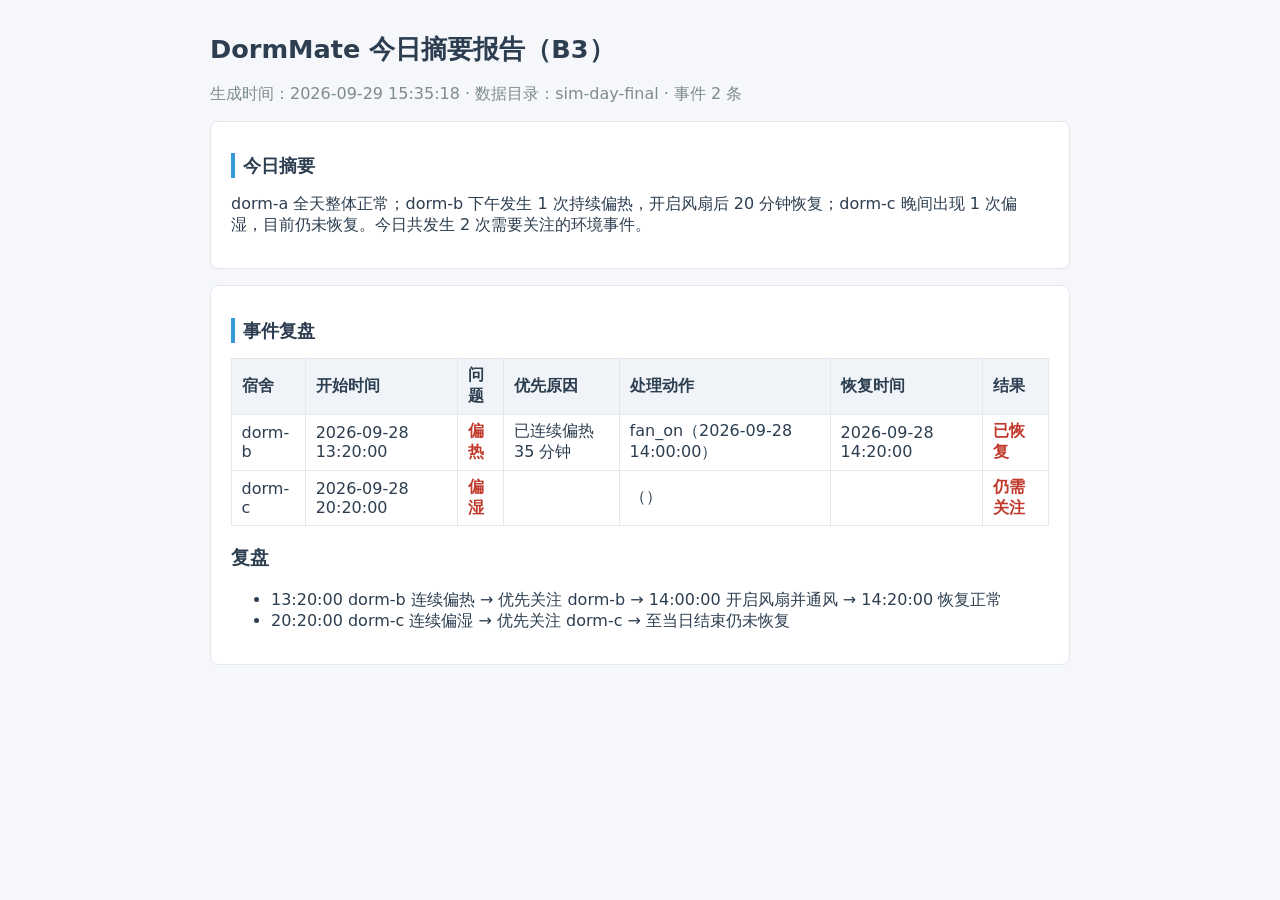
<file: data/sim-day-final/report.html>
<!DOCTYPE html>
<html lang="zh-CN">
<head>
<meta charset="UTF-8">
<meta name="viewport" content="width=device-width, initial-scale=1.0">
<title>DormMate 今日摘要报告（B3）</title>
<style>
body { font-family: "Microsoft YaHei", system-ui, sans-serif; margin: 2rem auto; max-width: 860px; color: #2c3e50; background: #f5f7fa; }
h1 { font-size: 1.6rem; }
h2 { font-size: 1.15rem; border-left: 4px solid #3498db; padding-left: .5rem; }
section { background: #fff; border: 1px solid #e3e8ee; border-radius: 8px; padding: 1rem 1.25rem; margin: 1rem 0; }
table { border-collapse: collapse; width: 100%; margin: .5rem 0; }
th, td { border: 1px solid #e3e8ee; padding: .4rem .6rem; text-align: left; }
th { background: #f0f4f8; }
.meta { color: #7f8c8d; }
td.status { font-weight: bold; color: #c0392b; }
</style>
</head>
<body>
<h1>DormMate 今日摘要报告（B3）</h1>
<p class="meta">生成时间：2026-09-29 15:35:18 · 数据目录：sim-day-final · 事件 2 条</p>
<section>
<h2>今日摘要</h2>
<p>dorm-a 全天整体正常；dorm-b 下午发生 1 次持续偏热，开启风扇后 20 分钟恢复；dorm-c 晚间出现 1 次偏湿，目前仍未恢复。今日共发生 2 次需要关注的环境事件。</p>
</section>
<section>
<h2>事件复盘</h2>
<table><tr><th>宿舍</th><th>开始时间</th><th>问题</th><th>优先原因</th><th>处理动作</th><th>恢复时间</th><th>结果</th></tr><tr><td>dorm-b</td><td>2026-09-28 13:20:00</td><td class='status'>偏热</td><td>已连续偏热 35 分钟</td><td>fan_on（2026-09-28 14:00:00）</td><td>2026-09-28 14:20:00</td><td class='status'>已恢复</td></tr><tr><td>dorm-c</td><td>2026-09-28 20:20:00</td><td class='status'>偏湿</td><td></td><td>（）</td><td></td><td class='status'>仍需关注</td></tr></table><h3>复盘</h3><ul><li>13:20:00 dorm-b 连续偏热 → 优先关注 dorm-b → 14:00:00 开启风扇并通风 → 14:20:00 恢复正常</li><li>20:20:00 dorm-c 连续偏湿 → 优先关注 dorm-c → 至当日结束仍未恢复</li></ul>
</section>
</body>
</html>
</file>
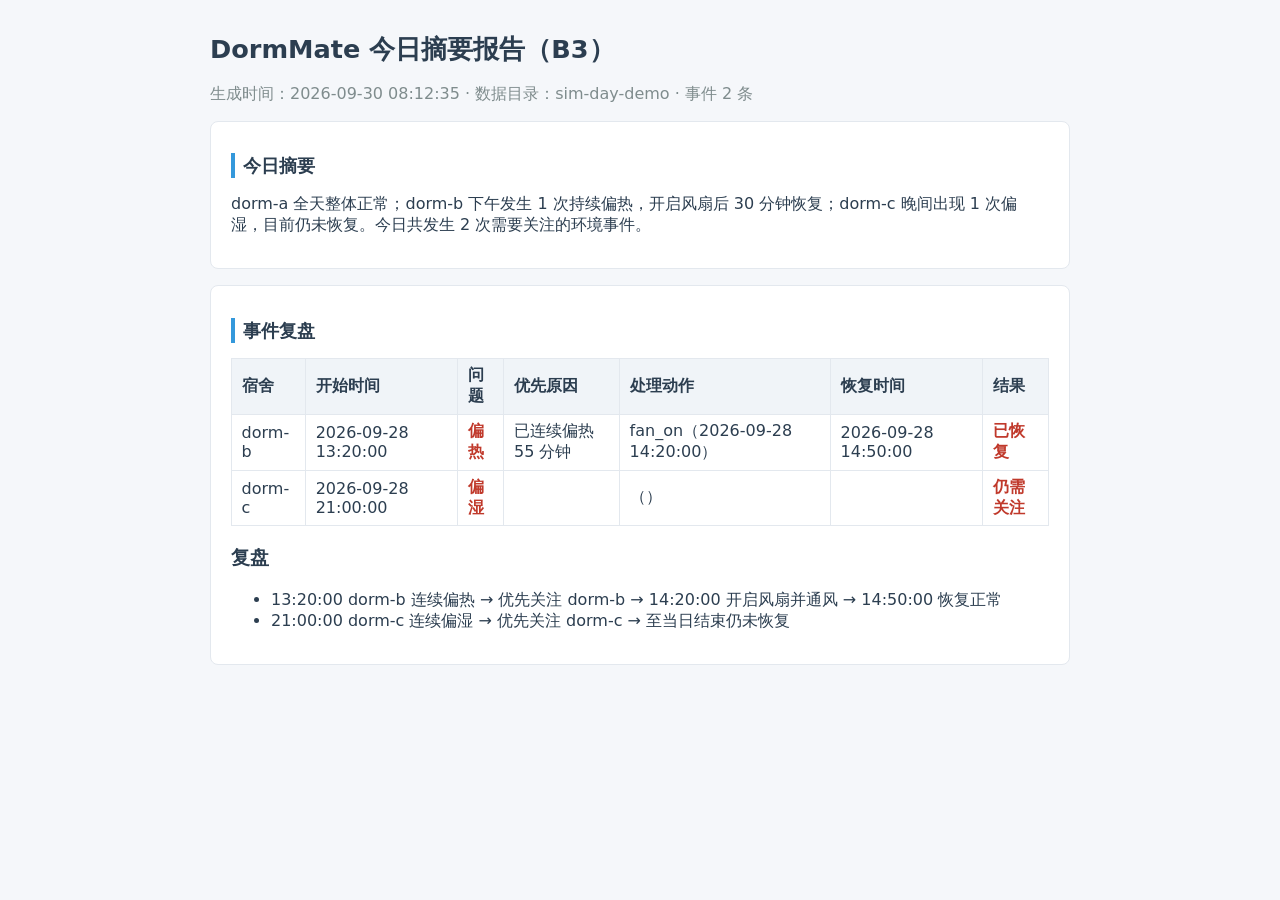
<file: docs/demo/sim-day-demo/report.html>
<!DOCTYPE html>
<html lang="zh-CN">
<head>
<meta charset="UTF-8">
<meta name="viewport" content="width=device-width, initial-scale=1.0">
<title>DormMate 今日摘要报告（B3）</title>
<style>
body { font-family: "Microsoft YaHei", system-ui, sans-serif; margin: 2rem auto; max-width: 860px; color: #2c3e50; background: #f5f7fa; }
h1 { font-size: 1.6rem; }
h2 { font-size: 1.15rem; border-left: 4px solid #3498db; padding-left: .5rem; }
section { background: #fff; border: 1px solid #e3e8ee; border-radius: 8px; padding: 1rem 1.25rem; margin: 1rem 0; }
table { border-collapse: collapse; width: 100%; margin: .5rem 0; }
th, td { border: 1px solid #e3e8ee; padding: .4rem .6rem; text-align: left; }
th { background: #f0f4f8; }
.meta { color: #7f8c8d; }
td.status { font-weight: bold; color: #c0392b; }
</style>
</head>
<body>
<h1>DormMate 今日摘要报告（B3）</h1>
<p class="meta">生成时间：2026-09-30 08:12:35 · 数据目录：sim-day-demo · 事件 2 条</p>
<section>
<h2>今日摘要</h2>
<p>dorm-a 全天整体正常；dorm-b 下午发生 1 次持续偏热，开启风扇后 30 分钟恢复；dorm-c 晚间出现 1 次偏湿，目前仍未恢复。今日共发生 2 次需要关注的环境事件。</p>
</section>
<section>
<h2>事件复盘</h2>
<table><tr><th>宿舍</th><th>开始时间</th><th>问题</th><th>优先原因</th><th>处理动作</th><th>恢复时间</th><th>结果</th></tr><tr><td>dorm-b</td><td>2026-09-28 13:20:00</td><td class='status'>偏热</td><td>已连续偏热 55 分钟</td><td>fan_on（2026-09-28 14:20:00）</td><td>2026-09-28 14:50:00</td><td class='status'>已恢复</td></tr><tr><td>dorm-c</td><td>2026-09-28 21:00:00</td><td class='status'>偏湿</td><td></td><td>（）</td><td></td><td class='status'>仍需关注</td></tr></table><h3>复盘</h3><ul><li>13:20:00 dorm-b 连续偏热 → 优先关注 dorm-b → 14:20:00 开启风扇并通风 → 14:50:00 恢复正常</li><li>21:00:00 dorm-c 连续偏湿 → 优先关注 dorm-c → 至当日结束仍未恢复</li></ul>
</section>
</body>
</html>
</file>
<file: dashboard/style.css>
/* DormMate M5 Dashboard 样式（dashboard/style.css）
   ① 顶部状态栏：连接状态（online 绿 / offline 红）+ 收发计数 + 丢弃计数
   ② 三节点卡片同屏：状态大字按状态着色（正常绿 / 偏冷蓝 / 偏热橙 / 偏湿青）
   ③ 趋势区卡片：tab 切换 + Chart.js 画布；窄屏三卡片降为单列 */
:root {
  --bg: #f5f6f8;
  --card: #fff;
  --text: #333;
  --muted: #888;
  --blue: #4a90d9;
  --green: #27ae60;
  --orange: #e67e22;
  --red: #d0021b;
  --teal: #16a085;
}

body {
  margin: 0;
  background: var(--bg);
  font-family: -apple-system, "PingFang SC", "Microsoft YaHei", sans-serif;
  color: var(--text);
}

.status-bar {
  display: flex;
  justify-content: space-between;
  align-items: center;
  padding: 16px 24px;
  background: var(--card);
  box-shadow: 0 2px 6px rgba(0, 0, 0, 0.05);
}

.status-bar h1 {
  font-size: 22px;
  margin: 0;
}

.status-info span {
  margin-left: 14px;
  font-size: 14px;
}

.conn.online { color: var(--green); font-weight: bold; }
.conn.offline { color: var(--red); font-weight: bold; }
.drop { color: var(--red); }

.warn {
  margin: 12px 24px 0;
  padding: 10px 14px;
  background: #fdecea;
  color: var(--red);
  border-radius: 8px;
  font-size: 14px;
}

/* B1 当前总览条：中性蓝白，一句话讲清全局（程序实时重算，与优先关注横幅分工：总览看全局 / 横幅看重点）
   B4 朗读提醒按钮：TTS 只读当前提醒 */
.overview-wrap {
  display: flex;
  align-items: center;
  gap: 10px;
  margin: 12px 24px 0;
}

.overview {
  flex: 1;
  margin: 0;
  padding: 12px 14px;
  background: #eef4fb;
  color: #2c5f8a;
  border: 1px solid #b8d4ee;
  border-radius: 8px;
  font-size: 15px;
  font-weight: bold;
}

.speak-btn {
  border: 1px solid var(--blue);
  background: #fff;
  color: var(--blue);
  padding: 8px 16px;
  border-radius: 6px;
  cursor: pointer;
  font-size: 14px;
  white-space: nowrap;
}

.speak-btn:hover { background: var(--blue); color: #fff; }

/* A1 优先关注横幅：有异常橙底强调 / 全正常绿底平静（程序实时重算） */
.priority {
  margin: 12px 24px 0;
  padding: 12px 14px;
  border-radius: 8px;
  font-size: 15px;
}
.priority.has {
  background: #fff4e5;
  color: var(--orange);
  border: 1px solid var(--orange);
  font-weight: bold;
}
.priority.none {
  background: #eafaf1;
  color: var(--green);
  border: 1px solid var(--green);
}

.cards {
  display: grid;
  grid-template-columns: repeat(3, 1fr);
  gap: 16px;
  padding: 24px;
}

@media (max-width: 800px) {
  .cards { grid-template-columns: 1fr; }
}

.card {
  background: var(--card);
  border-radius: 12px;
  padding: 20px;
  box-shadow: 0 2px 8px rgba(0, 0, 0, 0.06);
}

.card .node { font-weight: bold; font-size: 16px; }
.card .status { font-size: 40px; font-weight: bold; margin: 8px 0; }
.card .status.正常 { color: var(--green); }
.card .status.偏冷 { color: var(--blue); }
.card .status.偏热 { color: var(--orange); }
.card .status.偏湿 { color: var(--teal); }
.card .metrics { font-size: 15px; color: #555; }
.card .advice { color: var(--muted); margin-top: 6px; }
.card .time { color: #aaa; font-size: 12px; margin-top: 8px; }

/* B2 判断依据卡片（每节点三项指标附来源；优先节点橙色描边 + ★ 标注） */
.evidence-area {
  background: var(--card);
  margin: 0 24px 16px;
  border-radius: 12px;
  padding: 16px 20px;
  box-shadow: 0 2px 8px rgba(0, 0, 0, 0.06);
}

.evidence-area h2 { font-size: 16px; margin: 0 0 10px; }

.evidence-cards {
  display: grid;
  grid-template-columns: repeat(3, 1fr);
  gap: 12px;
}

@media (max-width: 800px) {
  .evidence-cards { grid-template-columns: 1fr; }
}

.evidence-card {
  border: 1px solid #e3e8ee;
  border-radius: 8px;
  padding: 10px 12px;
  font-size: 13px;
}

.evidence-card.winner {
  border: 1px solid var(--orange);
  background: #fffaf2;
}

.evidence-card .ev-node { font-weight: bold; font-size: 14px; margin-bottom: 4px; }
.evidence-card .ev-winner { color: var(--orange); font-weight: bold; }
.evidence-card ul { list-style: none; margin: 0; padding: 0; }
.evidence-card li { padding: 2px 0; color: #555; }
.evidence-card li.ev-source { color: #999; font-size: 12px; }

/* A2 处理动作区（actionState：动作成为系统状态，不直接改 status） */
.action-area {
  background: var(--card);
  margin: 0 24px 16px;
  border-radius: 12px;
  padding: 16px 20px;
  box-shadow: 0 2px 8px rgba(0, 0, 0, 0.06);
}

.action-area h2 { font-size: 16px; margin: 0 0 8px; }

.action-bar {
  display: flex;
  align-items: center;
  gap: 12px;
  font-size: 14px;
}

.action-bar button {
  border: 1px solid var(--orange);
  background: #fff;
  color: var(--orange);
  padding: 6px 16px;
  border-radius: 6px;
  cursor: pointer;
  font-size: 14px;
}

.action-bar button:hover { background: var(--orange); color: #fff; }

.action-state { color: var(--orange); font-weight: bold; }

/* E2 语音命令条（dash 前缀 id：防与 web/script.js 绑定的 #voiceCommand/#voiceResult/#cameraVideo 冲突） */
.voice-area {
  background: var(--card);
  border-radius: 8px;
  padding: 14px 16px;
  margin-top: 14px;
}

.voice-area h2 { font-size: 16px; margin: 0 0 8px; }

.voice-bar { display: flex; gap: 8px; align-items: center; flex-wrap: wrap; }

.voice-bar input {
  flex: 1;
  min-width: 260px;
  border: 1px solid #ddd;
  border-radius: 6px;
  padding: 8px 10px;
  font-size: 14px;
}

.voice-camera-state { color: var(--teal); font-size: 13px; }

.camera-stop {
  border: 1px solid var(--red);
  color: var(--red);
  background: var(--card);
  border-radius: 6px;
  padding: 6px 10px;
  cursor: pointer;
  font-size: 13px;
}

#dashCameraVideo {
  width: 320px;
  max-width: 100%;
  border-radius: 6px;
  margin-top: 8px;
  display: block;
}

.voice-hint { color: #aaa; font-size: 12px; margin-top: 8px; }
.voice-hint.error { color: var(--red); font-weight: bold; }

/* E2 事件卡片里的快照引用 */
.event-snap { color: var(--teal); }

.card .action {
  color: var(--orange);
  font-size: 13px;
  margin-top: 4px;
  font-weight: bold;
}

/* A4 今日事件面板（事件由程序组装，导出 events.json 进入 report.html 事件复盘） */
.event-area {
  background: var(--card);
  margin: 0 24px 16px;
  border-radius: 12px;
  padding: 16px 20px;
  box-shadow: 0 2px 8px rgba(0, 0, 0, 0.06);
}

.event-head {
  display: flex;
  justify-content: space-between;
  align-items: center;
  margin-bottom: 8px;
}

.event-head h2 { font-size: 16px; margin: 0; }

.event-head button {
  border: 1px solid var(--blue);
  background: #fff;
  color: var(--blue);
  padding: 6px 16px;
  border-radius: 6px;
  cursor: pointer;
  font-size: 14px;
}

.event-head button:hover { background: var(--blue); color: #fff; }

.event-area ul { list-style: none; margin: 0; padding: 0; }

.event-area li {
  padding: 6px 0;
  font-size: 14px;
  border-top: 1px dashed #eee;
}

.event-area li.event-empty { color: var(--muted); border-top: none; }

.chart-area {
  background: var(--card);
  margin: 0 24px 24px;
  border-radius: 12px;
  padding: 20px;
  box-shadow: 0 2px 8px rgba(0, 0, 0, 0.06);
}

.chart-head {
  display: flex;
  justify-content: space-between;
  align-items: center;
  margin-bottom: 12px;
}

.chart-head h2 { font-size: 18px; margin: 0; }

.tabs button {
  border: 1px solid #ddd;
  background: var(--card);
  padding: 6px 16px;
  margin-left: 8px;
  border-radius: 6px;
  cursor: pointer;
  font-size: 14px;
}

.tabs button.active {
  background: var(--blue);
  color: #fff;
  border-color: var(--blue);
}
</file>
<file: three3d/style.css>
/* DormMate M6 3D 场景样式（three3d/style.css）
   ① 全屏 WebGL 画布 + 顶部覆盖状态栏（连接/收到/丢弃，与 dashboard 同款 UX）
   ② 警示横幅：坏 JSON / 串线等丢弃提示（点击可关闭）
   ③ 右侧详情侧栏：选中宿舍的状态/温湿度/建议/最近记录（A1 预留）
   配色沿用 dashboard :root 色值（与 M1 卡片色一致） */
:root {
  --bg: #f5f6f8;
  --card: #fff;
  --text: #333;
  --muted: #888;
  --blue: #4a90d9;
  --green: #27ae60;
  --orange: #e67e22;
  --red: #d0021b;
  --teal: #16a085;
}

html, body {
  height: 100%;
  overscroll-behavior: none;   /* 防边缘滑动触发浏览器返回/下拉刷新（S6 修复：滑动只属于 3D，关闭页面只走右上角叉） */
}

body {
  margin: 0;
  overflow: hidden;
  background: #dfe8f2;
  font-family: -apple-system, "PingFang SC", "Microsoft YaHei", sans-serif;
  color: var(--text);
}

#canvasContainer { position: fixed; inset: 0; }
#canvasContainer canvas {
  display: block;
  touch-action: none;   /* 关键：手势全部交给 OrbitControls，浏览器不把左右滑动接管为"返回"（S6 修复） */
}

.status-bar {
  position: fixed;
  top: 0;
  left: 0;
  right: 0;
  display: flex;
  justify-content: space-between;
  align-items: center;
  padding: 12px 24px;
  background: rgba(255, 255, 255, 0.92);
  box-shadow: 0 2px 6px rgba(0, 0, 0, 0.08);
  z-index: 10;
}

.status-bar h1 { font-size: 20px; margin: 0; }

.status-info span { margin-left: 14px; font-size: 14px; }

.conn.online { color: var(--green); font-weight: bold; }
.conn.offline { color: var(--red); font-weight: bold; }
.drop { color: var(--red); }

.warn {
  position: fixed;
  top: 60px;
  left: 50%;
  transform: translateX(-50%);
  max-width: 80%;
  margin: 0;
  padding: 10px 16px;
  background: #fdecea;
  color: var(--red);
  border-radius: 8px;
  font-size: 14px;
  z-index: 10;
  cursor: pointer;
}

.sidebar {
  position: fixed;
  top: 70px;
  right: 16px;
  width: 240px;
  background: rgba(255, 255, 255, 0.94);
  border-radius: 12px;
  padding: 16px;
  box-shadow: 0 2px 10px rgba(0, 0, 0, 0.12);
  z-index: 10;
}

.sidebar h2 { font-size: 16px; margin: 0 0 10px; }
.sidebar h3 { font-size: 13px; margin: 12px 0 6px; color: #555; }

.side-node { font-weight: bold; font-size: 15px; }

.side-status { font-size: 34px; font-weight: bold; margin: 4px 0; }
.side-status.正常 { color: var(--green); }
.side-status.偏冷 { color: var(--blue); }
.side-status.偏热 { color: var(--orange); }
.side-status.偏湿 { color: var(--teal); }

.side-metrics { font-size: 14px; color: #555; }
.side-advice { color: var(--muted); margin-top: 4px; font-size: 13px; }
.side-time { color: #aaa; font-size: 12px; margin-top: 6px; }
.side-action { color: var(--orange); font-weight: bold; font-size: 13px; margin-top: 4px; }
.side-event { color: var(--blue); font-weight: bold; font-size: 13px; margin-top: 4px; }

#sideHistory { margin: 0; padding-left: 18px; font-size: 12px; color: #666; }

.demo-buttons {
  display: grid;
  grid-template-columns: 1fr 1fr;
  gap: 6px;
}

.demo-buttons button {
  border: 1px solid #ddd;
  background: var(--card);
  padding: 6px 4px;
  border-radius: 6px;
  cursor: pointer;
  font-size: 12px;
}

.demo-buttons button:hover { border-color: var(--blue); color: var(--blue); }

.hint { color: #aaa; font-size: 12px; margin-top: 12px; }

/* E1 B4 事件回放条 */
.replay-box {
  display: flex;
  gap: 6px;
  margin-top: 10px;
}

.replay-box button {
  flex: 1;
  border: 1px solid var(--blue);
  color: var(--blue);
  background: var(--card);
  padding: 6px 4px;
  border-radius: 6px;
  cursor: pointer;
  font-size: 12px;
}

.replay-box button:disabled { opacity: 0.45; cursor: default; }

.replay-box button.replay-stop {   /* 回放中：橙色实底，显眼防误以为卡死（用户要求） */
  background: var(--orange);
  border-color: var(--orange);
  color: #fff;
  font-weight: bold;
}

.replay-box select {
  border: 1px solid #ddd;
  background: var(--card);
  border-radius: 6px;
  font-size: 12px;
  padding: 2px 4px;
}

.replay-info { color: var(--orange); font-size: 12px; margin-top: 6px; }
</file>
<file: web/style.css>
/* DormMate 样式（S6 收尾整理）
   自定义：卡片式三区块 / 输入双列网格 / 状态高亮；验收记录见 docs/M1_PLAN.md S6 */

:root {
  --brand: #3b6ef5;
  --brand-dark: #2f5ad1;
  --text: #24292f;
  --muted: #6b7280;
  --border: #dfe3e8;
  --card-bg: #ffffff;
  --page-bg: #eef1f6;
  --error: #c0392b;
}

body {
  font-family: system-ui, -apple-system, "Segoe UI", "Microsoft YaHei", sans-serif;
  background: var(--page-bg);
  color: var(--text);
  margin: 0 auto;
  padding: 2rem 1rem 3rem;
  max-width: 640px;
}

h1 {
  margin: 0 0 1.25rem;
  font-size: 1.7rem;
}

h2 {
  font-size: 1.05rem;
  margin: 0 0 0.75rem;
}

/* ① 卡片式区块布局（M3 起 camera/voice 并入同一份卡片规则，不再复制粘贴） */
.input-area,
.result-area,
.history-area,
.camera-area,
.voice-area {
  background: var(--card-bg);
  border: 1px solid var(--border);
  border-radius: 10px;
  padding: 1.1rem 1.25rem;
  margin-bottom: 1.25rem;
}

/* ② 输入区双列网格 */
.input-fields {
  display: grid;
  grid-template-columns: 1fr 1fr;
  gap: 0.9rem;
}

.field {
  display: flex;
  flex-direction: column;
  gap: 0.35rem;
}

.field label {
  font-size: 0.9rem;
  color: var(--muted);
}

.field input,
.voice-area input {
  padding: 0.55rem 0.7rem;
  border: 1px solid var(--border);
  border-radius: 6px;
  font-size: 1rem;
  background: var(--card-bg);
}

#analyzeBtn {
  margin-top: 1rem;
  width: 100%;
  padding: 0.65rem;
  background: var(--brand);
  color: #fff;
  border: none;
  border-radius: 6px;
  font-size: 1rem;
  cursor: pointer;
}

#analyzeBtn:hover {
  background: var(--brand-dark);
}

/* ③ 状态高亮 + 历史列表 */
#statusText {
  font-size: 1.6rem;
  font-weight: 700;
  margin: 0;
}

#adviceText {
  color: var(--muted);
  margin: 0.35rem 0 0;
}

#historyList {
  list-style: none;
  margin: 0;
  padding: 0;
}

#historyList li {
  padding: 0.5rem 0.6rem;
  border-bottom: 1px dashed var(--border);
  font-size: 0.92rem;
}

#historyList li:last-child {
  border-bottom: none;
}

#historyList:empty::after {
  content: "暂无记录";
  color: var(--muted);
  font-size: 0.92rem;
}

/* 错误提示（S4 起使用）：红色加粗，显示/隐藏由 hidden 属性控制 */
.error {
  color: var(--error);
  font-weight: bold;
}

/* 窄屏时输入框改单列 */
@media (max-width: 420px) {
  .input-fields {
    grid-template-columns: 1fr;
  }
}

/* ④ Camera 区（M3 S1）：卡片规则已并入 ①；video 固定宽度预览 */
.camera-area video {
  width: 100%;
  max-width: 360px;
  height: auto;
  display: block;
  background: #000;
  border-radius: 8px;
  margin-bottom: 0.6rem;
}

.camera-buttons button {
  margin-right: 0.5rem;
  padding: 0.45rem 0.8rem;
  background: var(--brand);
  color: #fff;
  border: none;
  border-radius: 6px;
  cursor: pointer;
}

.camera-buttons button:hover {
  background: var(--brand-dark);
}

.camera-buttons button:disabled {
  background: var(--border);
  color: var(--muted);
  cursor: not-allowed;
}

.hint {
  color: var(--muted);
  font-size: 0.85rem;
  margin: 0.5rem 0 0;
}

/* ⑤ 语音指令区（M3 S3）：卡片与输入框规则已并入 ① 与 .field input；保留 .hint.error
   （.hint 与 .error 同优先级，靠双类选择器确保红色加粗在灰色提示上生效） */
.voice-area input {
  width: 100%;
  box-sizing: border-box;
}

.hint.error {
  color: var(--error);
  font-weight: bold;
}
</file>
